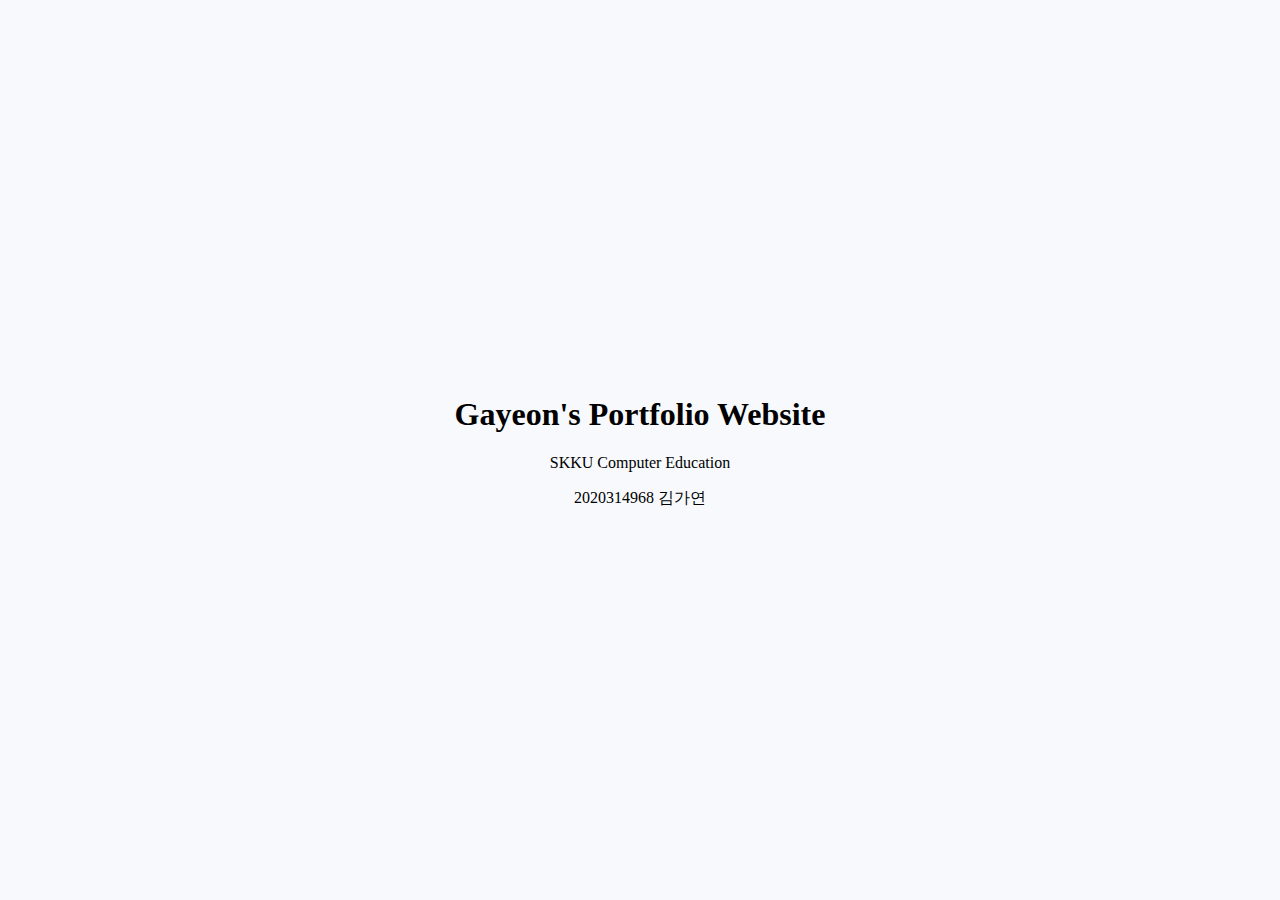
<file: html/index.html>
<!DOCTYPE html>
<html>
<head>
    <meta charset="utf-8">
    <meta name="viewport" content="width=device-width, initial-scale=1">
    <title>Home</title>
    <link href="../css/index.css" rel="stylesheet">
</head>
<body onclick="window.location.href='about.html';">
    <div class="content">
        <div class="text">
            <div class="introduction">
                <h1>Gayeon's Portfolio Website</h1>
            </div>
            <div class="personal-info">
                <p>SKKU Computer Education</p>
                <p>2020314968 김가연</p>
            </div>
        </div>
    </div>
</body>
</html>
</file>
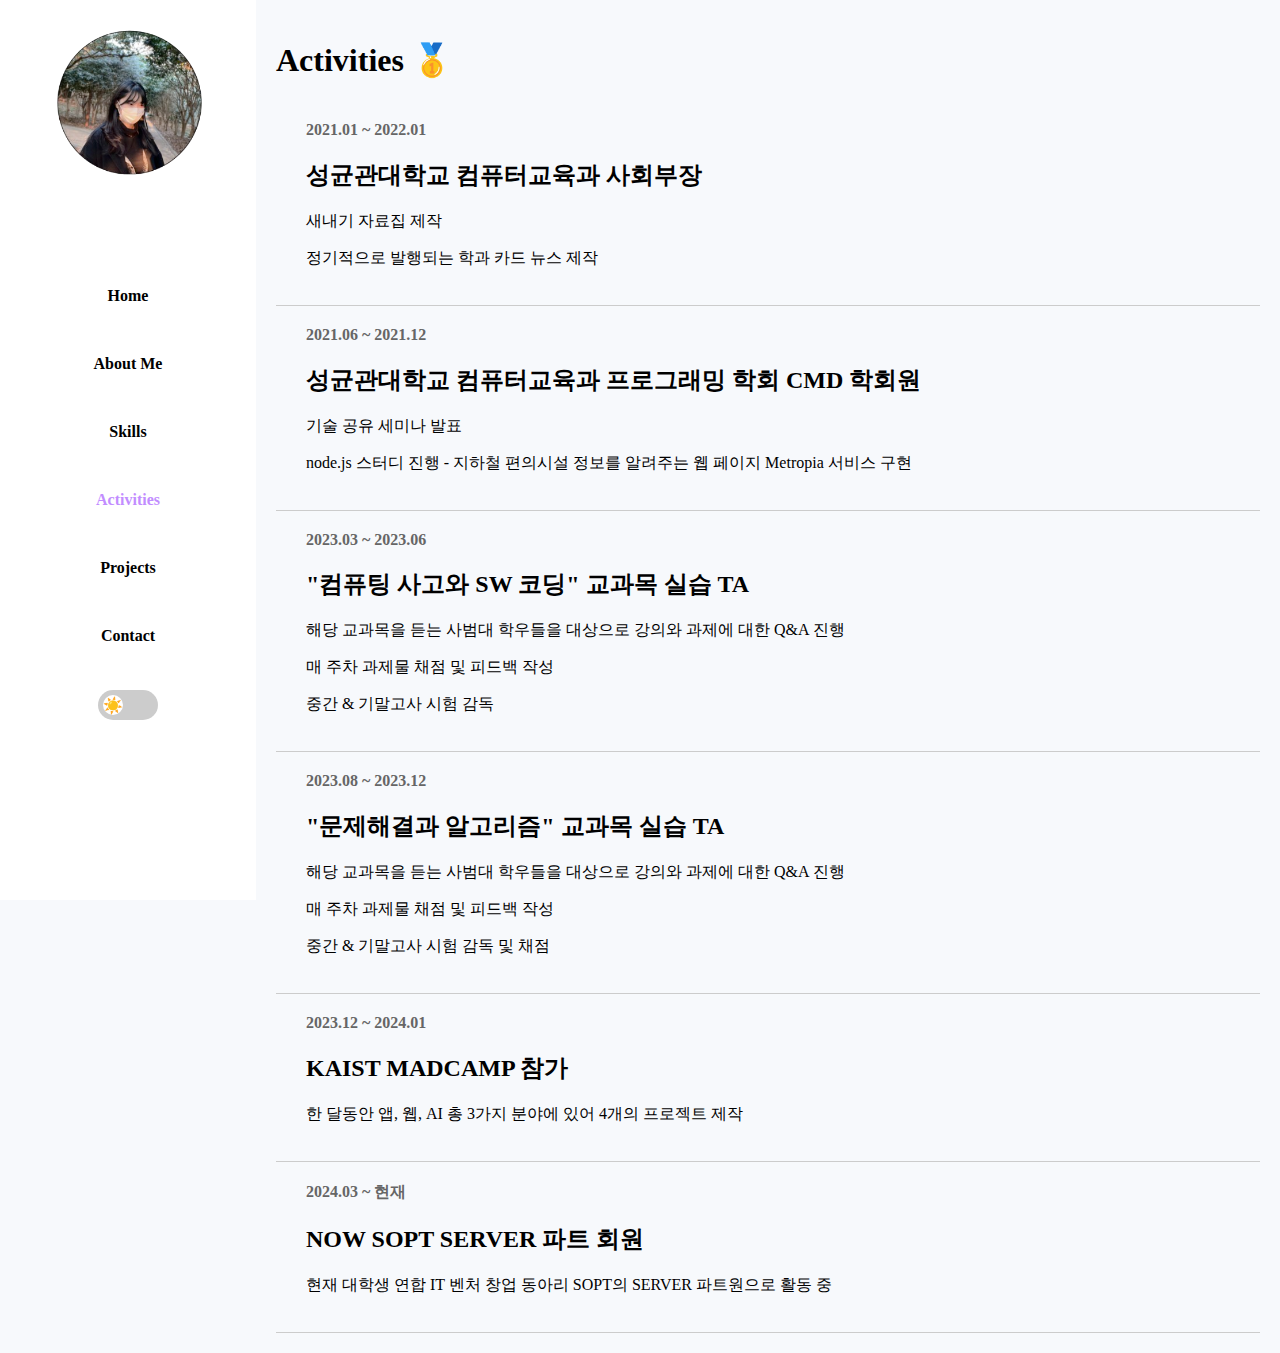
<file: html/activity.html>
<!DOCTYPE html>
<html>
<head>
    <meta charset="utf-8">
    <meta name="viewport" content="width=device-width, initial-scale=1">
    <title>Activity</title>
    <link href="../css/activity.css" rel="stylesheet">
    <link href="../css/toggle.css" rel="stylesheet">
</head>
<body onload="fadeInElements()">
    <div class="container fade-in">
        <div class="menu-bar">
            <nav class="menu">
                <div class="profile-pic">
                    <img src="../img/profile.png" alt="Gayeon Profile Picture">
                </div>
                <ul>
                    <li><a href="index.html">Home</a></li>
                    <li><a href="about.html">About Me</a></li>
                    <li><a href="skills.html">Skills</a></li>
                    <li><a href="activity.html" class="active">Activities</a></li>
                    <li><a href="projects.html">Projects</a></li>
                    <li><a href="contact.html">Contact</a></li>
                </ul>
                <div class="toggle-container">
                    <input type="checkbox" id="toggle-dark-mode">
                    <label for="toggle-dark-mode" class="toggle-label"></label>
                </div>
            </nav>
        </div>
        <div class="activity-content">
            <div class="page-one">
                <h1 class="heading">Activities 🥇</h1>
                <div class="resume-wrap">
                    <div class="icon">
                        <span class="flaticon-ideas"></span>
                    </div>
                    <div class="text pl-3">
                        <span class="date">2021.01 ~ 2022.01</span>
                        <h2>성균관대학교 컴퓨터교육과 사회부장</h2>
                        <p>새내기 자료집 제작</p>
                        <p>정기적으로 발행되는 학과 카드 뉴스 제작</p>
                    </div>
                </div>
                <div class="resume-wrap">
                    <div class="icon">
                        <span class="flaticon-ideas"></span>
                    </div>
                    <div class="text pl-3">
                        <span class="date">2021.06 ~ 2021.12</span>
                        <h2>성균관대학교 컴퓨터교육과 프로그래밍 학회 CMD 학회원</h2>
                        <p>기술 공유 세미나 발표</p>
                        <p>node.js 스터디 진행 - 지하철 편의시설 정보를 알려주는 웹 페이지 Metropia 서비스 구현</p>
                    </div>
                </div>
                <div class="resume-wrap">
                    <div class="icon">
                        <span class="flaticon-ideas"></span>
                    </div>
                    <div class="text pl-3">
                        <span class="date">2023.03 ~ 2023.06</span>
                        <h2>"컴퓨팅 사고와 SW 코딩" 교과목 실습 TA</h2>
                        <p>해당 교과목을 듣는 사범대 학우들을 대상으로 강의와 과제에 대한 Q&A 진행</p>
                        <p>매 주차 과제물 채점 및 피드백 작성</p>
                        <p>중간 & 기말고사 시험 감독</p>
                    </div>
                </div>
                <div class="resume-wrap">
                    <div class="icon">
                        <span class="flaticon-ideas"></span>
                    </div>
                    <div class="text pl-3">
                        <span class="date">2023.08 ~ 2023.12</span>
                        <h2>"문제해결과 알고리즘" 교과목 실습 TA</h2>
                        <p>해당 교과목을 듣는 사범대 학우들을 대상으로 강의와 과제에 대한 Q&A 진행</p>
                        <p>매 주차 과제물 채점 및 피드백 작성</p>
                        <p>중간 & 기말고사 시험 감독 및 채점</p>
                    </div>
                </div>
                <div class="resume-wrap">
                    <div class="icon">
                        <span class="flaticon-ideas"></span>
                    </div>
                    <div class="text pl-3">
                        <span class="date">2023.12 ~ 2024.01</span>
                        <h2>KAIST MADCAMP 참가</h2>
                        <p>한 달동안 앱, 웹, AI 총 3가지 분야에 있어 4개의 프로젝트 제작</p>
                    </div>
                </div>
                <div class="resume-wrap">
                    <div class="icon">
                        <span class="flaticon-ideas"></span>
                    </div>
                    <div class="text pl-3">
                        <span class="date">2024.03 ~ 현재</span>
                        <h2>NOW SOPT SERVER 파트 회원</h2>
                        <p>현재 대학생 연합 IT 벤처 창업 동아리 SOPT의 SERVER 파트원으로 활동 중</p>
                    </div>
                </div>
            </div>
        </div>
    </div>
    <script src="../javascript/toggle.js"></script>
    <script src="../javascript/animation.js"></script>
</body>
</html>
</file>
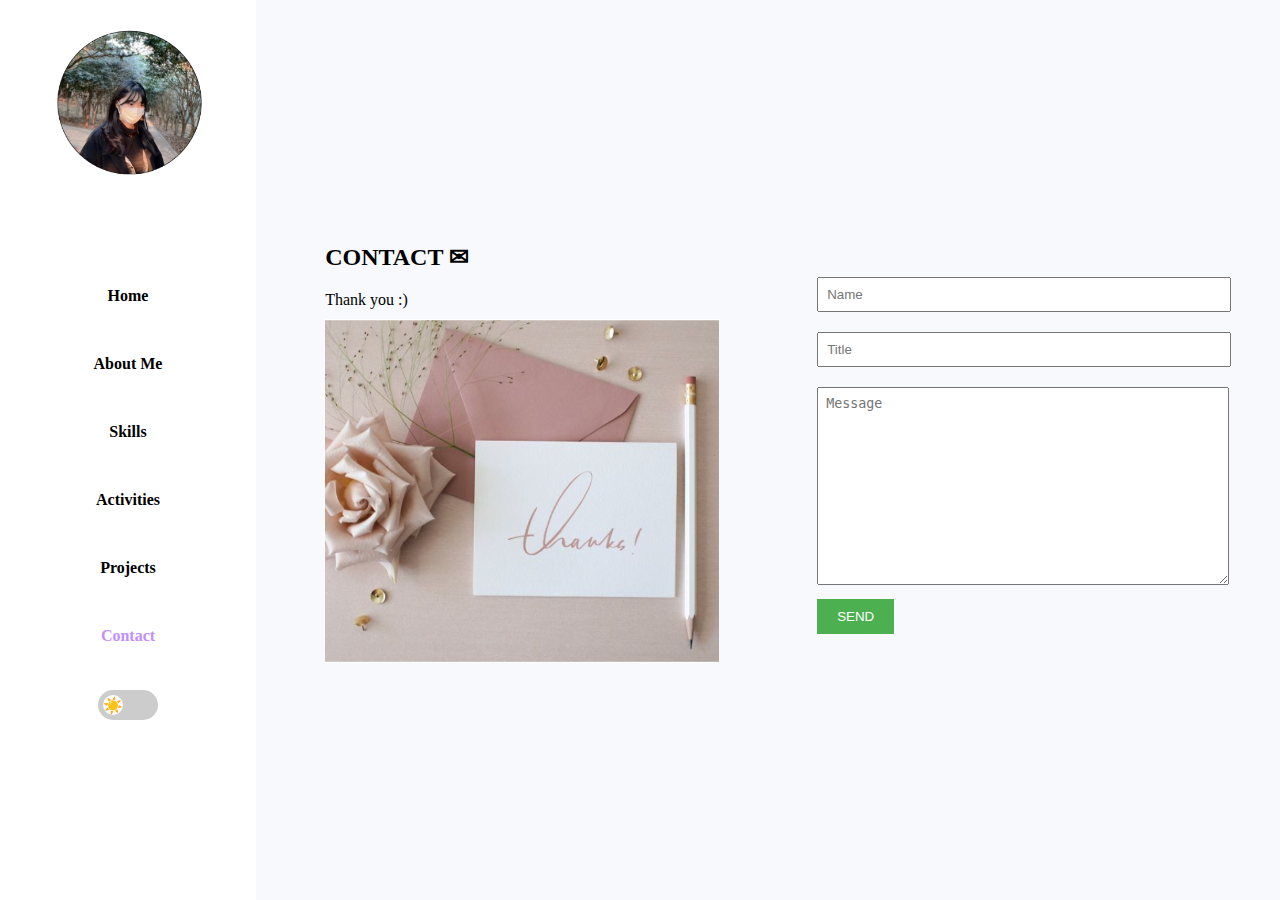
<file: html/contact.html>
<!DOCTYPE html>
<html>
<head>
    <meta charset="utf-8">
    <meta name="viewport" content="width=device-width, initial-scale=1">
    <title>Contact</title>
    <link href="../css/contact.css" rel="stylesheet">
    <link href="../css/toggle.css" rel="stylesheet">
</head>
<body onload="fadeInElements()">
    <div class="container fade-in">
        <div class="menu-bar">
            <nav class="menu">
                <div class="profile-pic">
                    <img src="../img/profile.png" alt="Gayeon Profile Picture">
                </div>
                <ul>
                    <li><a href="index.html">Home</a></li>
                    <li><a href="about.html">About Me</a></li>
                    <li><a href="skills.html">Skills</a></li>
                    <li><a href="activity.html">Activities</a></li>
                    <li><a href="projects.html">Projects</a></li>
                    <li><a href="contact.html" class="active">Contact</a></li>
                </ul>
                <div class="toggle-container">
                    <input type="checkbox" id="toggle-dark-mode">
                    <label for="toggle-dark-mode" class="toggle-label"></label>
                </div>
            </nav>
        </div>
        <div class="contact-content">
            <div class="contact-container-left">
                <h2>CONTACT ✉</h2>
                <p>Thank you :)</p>
                <div class="contact-logo">
                    <img src="../img/letter.png" alt="Contact Email">
                </div>
            </div>
            <div class="contact-container-right">
                <form action="MAILTO:libra001008@gmail.com" method="post" encType="text/plain">
                    <input type="text" name="name" placeholder="Name" autoComplete="off" />
                    <input type="text" name="title" placeholder="Title" autoComplete="off" />
                    <textarea name="message" placeholder="Message" cols="30" rows="12" autoComplete="off"></textarea>
                    <button type="submit">SEND</button>
                </form>
            </div>
        </div>
    </div>
    <script src="../javascript/toggle.js"></script>
    <script src="../javascript/animation.js"></script>
</body>
</html>
</file>
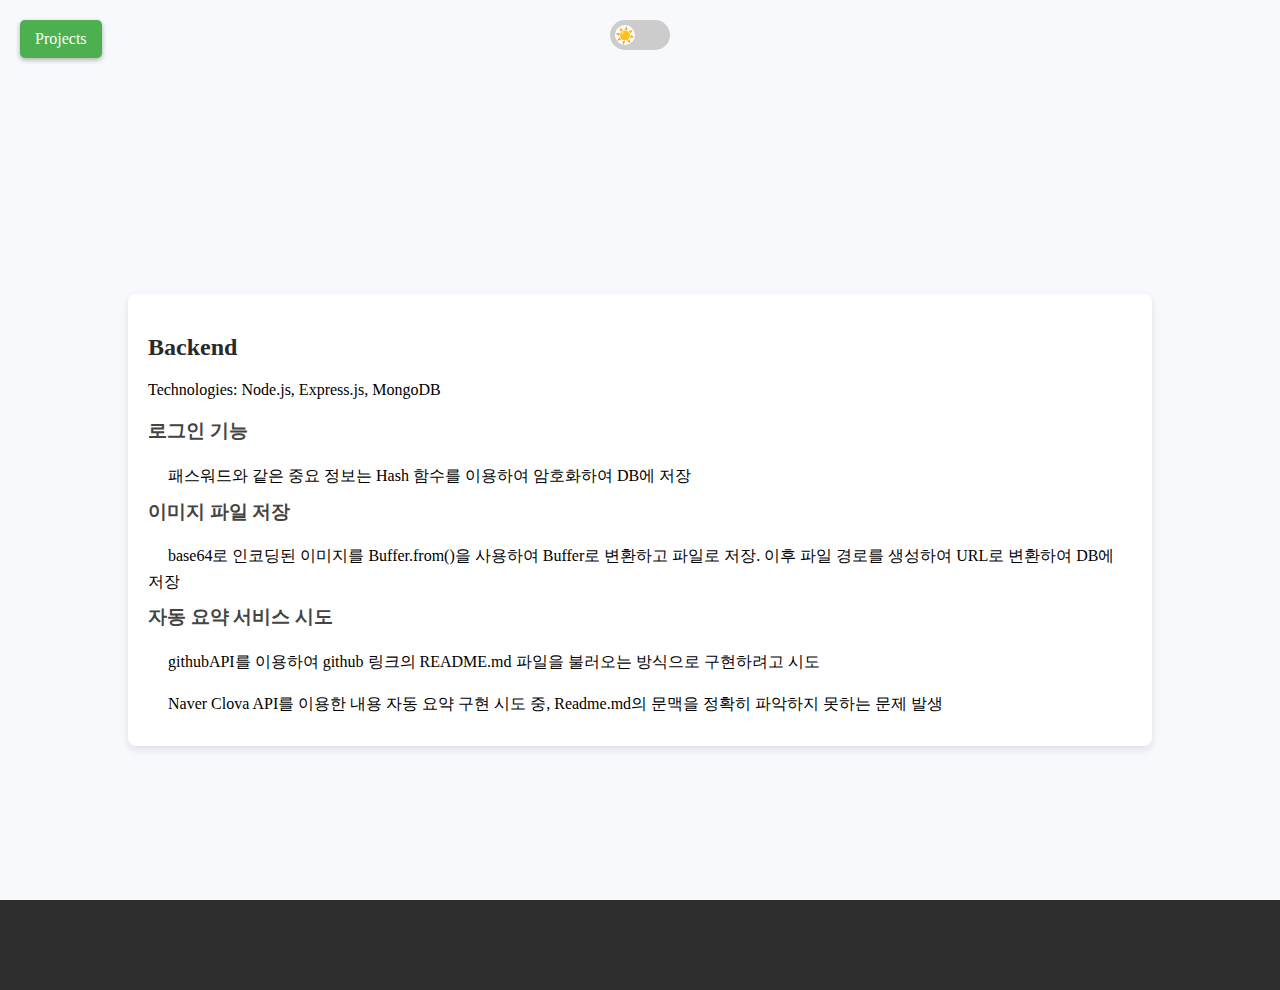
<file: html/project1.html>
<!DOCTYPE html>
<html lang="en">
<head>
    <meta charset="UTF-8">
    <meta name="viewport" content="width=device-width, initial-scale=1.0">
    <title>Backend Details</title>
    <link href="../css/project1.css" rel="stylesheet">
    <link href="../css/toggle.css" rel="stylesheet">
</head>
<body onload="fadeInElements()">
    <div class="home-button">
        <a href="projects.html">Projects</a> 
    </div>
    <div class="toggle-container">
        <input type="checkbox" id="toggle-dark-mode">
        <label for="toggle-dark-mode" class="toggle-label"></label>
    </div>
    <div class="container">
        <div class="description">
            <h2>Backend</h2>
            <p>Technologies: Node.js, Express.js, MongoDB</p>
            <div class="feature">
                <h3>로그인 기능</h3>
                <p>패스워드와 같은 중요 정보는 Hash 함수를 이용하여 암호화하여 DB에 저장</p>
            </div>
            <div class="feature">
                <h3>이미지 파일 저장</h3>
                <p>base64로 인코딩된 이미지를 Buffer.from()을 사용하여 Buffer로 변환하고 파일로 저장. 이후 파일 경로를 생성하여 URL로 변환하여 DB에 저장</p>
            </div>
            <div class="feature">
                <h3>자동 요약 서비스 시도</h3>
                <p>githubAPI를 이용하여 github 링크의 README.md 파일을 불러오는 방식으로 구현하려고 시도</p>
                <p>Naver Clova API를 이용한 내용 자동 요약 구현 시도 중, Readme.md의 문맥을 정확히 파악하지 못하는 문제 발생</p>
            </div>
        </div>
    </div>
    <script src = "../javascript/toggle.js"></script>
    <script src="../javascript/animation.js"></script>
</body>
</html>
</file>
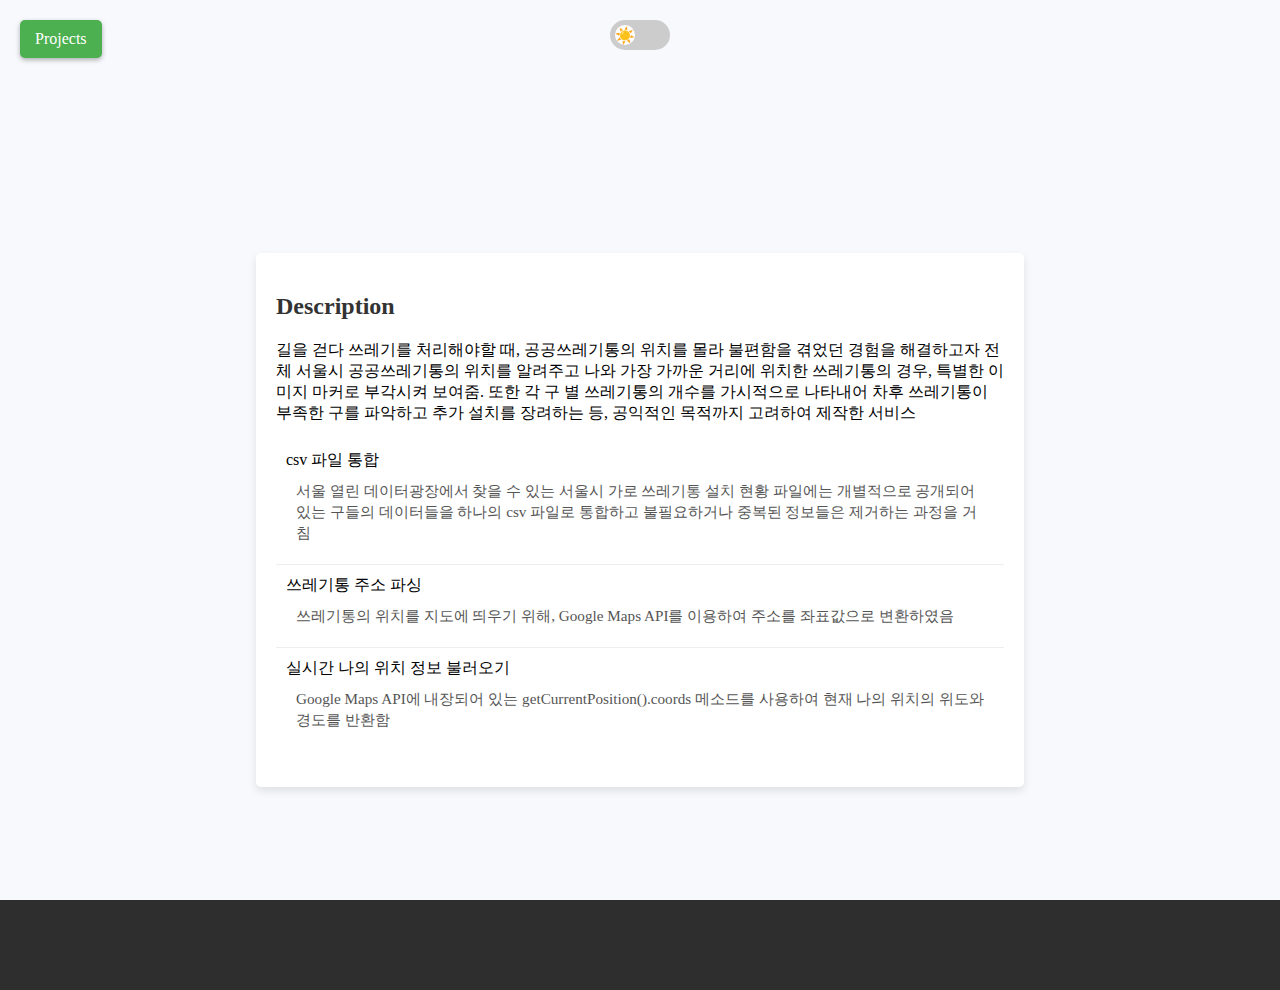
<file: html/project2.html>
<!DOCTYPE html>
<html>
<head>
    <meta charset="utf-8">
    <meta name="viewport" content="width=device-width, initial-scale=1.0">
    <title>Project2_details</title>
    <link href="../css/project2.css" rel="stylesheet">
    <link href="../css/toggle.css" rel="stylesheet">
</head>
<body onload="fadeInElements()">
  <div class="home-button">
    <a href="projects.html">Projects</a> 
  </div>
  <div class="toggle-container">
    <input type="checkbox" id="toggle-dark-mode">
    <label for="toggle-dark-mode" class="toggle-label"></label>
  </div>
    <div class="container">
        <div class="description">
            <h2>Description</h2>
            <ul>
                <p>길을 걷다 쓰레기를 처리해야할 때, 공공쓰레기통의 위치를 몰라 불편함을 겪었던 경험을 해결하고자 전체 서울시 공공쓰레기통의 위치를 알려주고 나와 가장 가까운 거리에 위치한 쓰레기통의 경우, 특별한 이미지 마커로 부각시켜 보여줌. 또한 각 구 별 쓰레기통의 개수를 가시적으로 나타내어 차후 쓰레기통이 부족한 구를 파악하고 추가 설치를 장려하는 등, 공익적인 목적까지 고려하여 제작한 서비스 </p>
                <ul>
                  <li>csv 파일 통합
                    <ul>
                      <li>서울 열린 데이터광장에서 찾을 수 있는 서울시 가로 쓰레기통 설치 현황 파일에는 개별적으로 공개되어 있는 구들의 데이터들을 하나의 csv 파일로 통합하고 불필요하거나 중복된 정보들은 제거하는 과정을 거침</li>
                    </ul>
                  </li>
                  <li>쓰레기통 주소 파싱
                    <ul>
                      <li>쓰레기통의 위치를 지도에 띄우기 위해, Google Maps API를 이용하여 주소를 좌표값으로 변환하였음
                      </li>
                    </ul>
                  </li>
                  <li>실시간 나의 위치 정보 불러오기
                    <ul>
                      <li>Google Maps API에 내장되어 있는 getCurrentPosition().coords 메소드를 사용하여 현재 나의 위치의 위도와 경도를 반환함</li>
                    </ul>
                  </li>
                </ul>
            </ul>
        </div>
    </div>
    <script src = "../javascript/toggle.js"></script>
    <script src="../javascript/animation.js"></script>
</body>
</file>
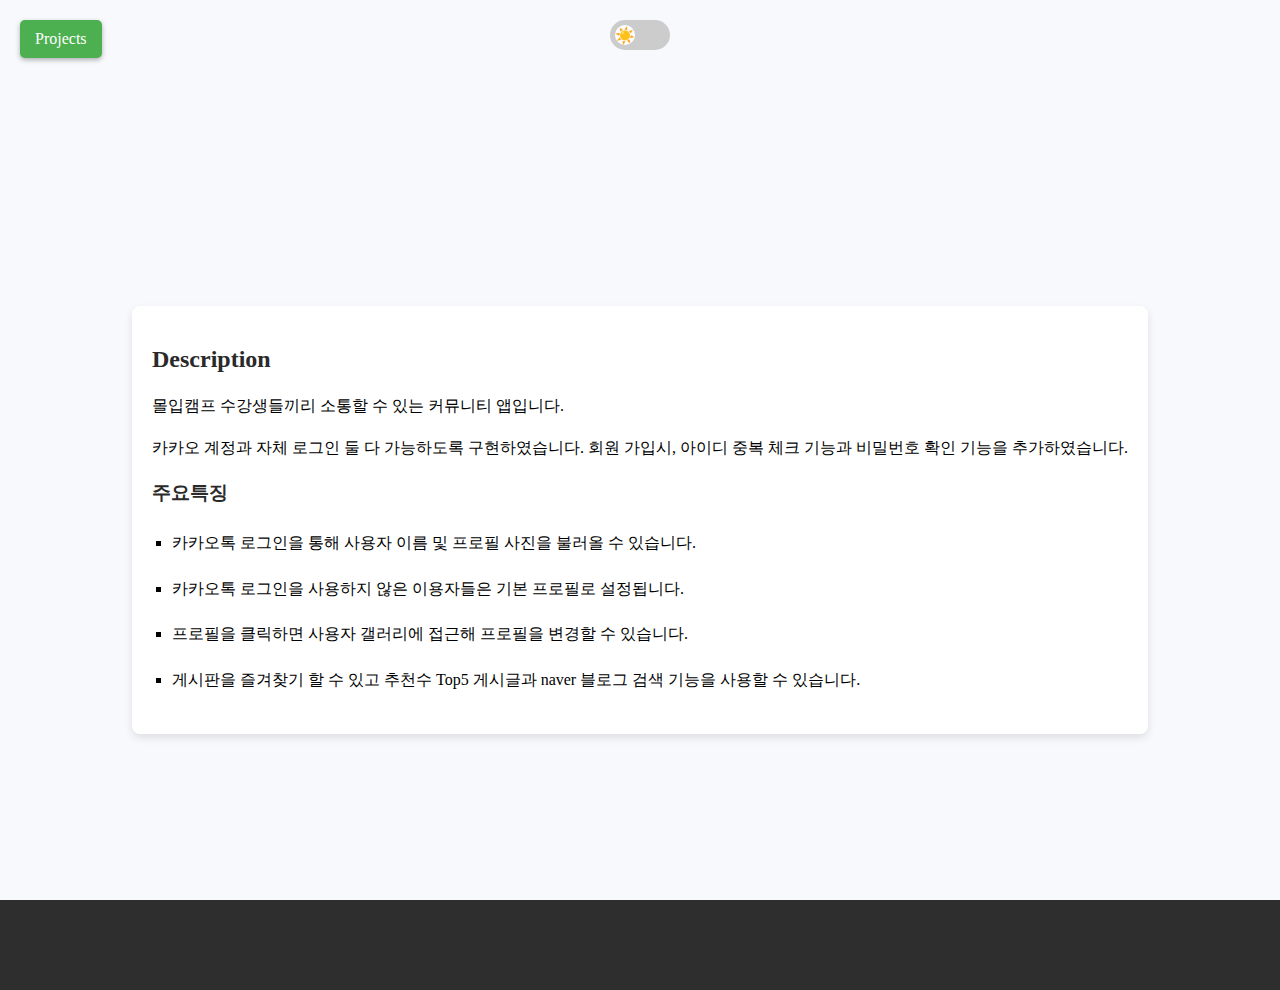
<file: html/project4.html>
<!DOCTYPE html>
<html lang="en">
<head>
    <meta charset="UTF-8">
    <meta name="viewport" content="width=device-width, initial-scale=1.0">
    <title>Project4 Details</title>
    <link href="../css/project4.css" rel="stylesheet">
    <link href="../css/toggle.css" rel="stylesheet">
</head>
<body onload="fadeInElements()">
    <div class="home-button">
        <a href="projects.html">Projects</a> 
    </div>
    <div class="toggle-container">
        <input type="checkbox" id="toggle-dark-mode">
        <label for="toggle-dark-mode" class="toggle-label"></label>
    </div>
    <div class="container">
        <div class="description">
            <h2>Description</h2>
            <p>몰입캠프 수강생들끼리 소통할 수 있는 커뮤니티 앱입니다.</p>
            <p>카카오 계정과 자체 로그인 둘 다 가능하도록 구현하였습니다. 회원 가입시, 아이디 중복 체크 기능과 비밀번호 확인 기능을 추가하였습니다.</p>
            <div class="features">
                <h3>주요특징</h3>
                <ul>
                    <li>카카오톡 로그인을 통해 사용자 이름 및 프로필 사진을 불러올 수 있습니다.</li>
                    <li>카카오톡 로그인을 사용하지 않은 이용자들은 기본 프로필로 설정됩니다.</li>
                    <li>프로필을 클릭하면 사용자 갤러리에 접근해 프로필을 변경할 수 있습니다.</li>
                    <li>게시판을 즐겨찾기 할 수 있고 추천수 Top5 게시글과 naver 블로그 검색 기능을 사용할 수 있습니다.</li>
                </ul>
            </div>
        </div>
    </div>
    <script src = "../javascript/toggle.js"></script>
    <script src="../javascript/animation.js"></script>
</body>
</html>
</file>
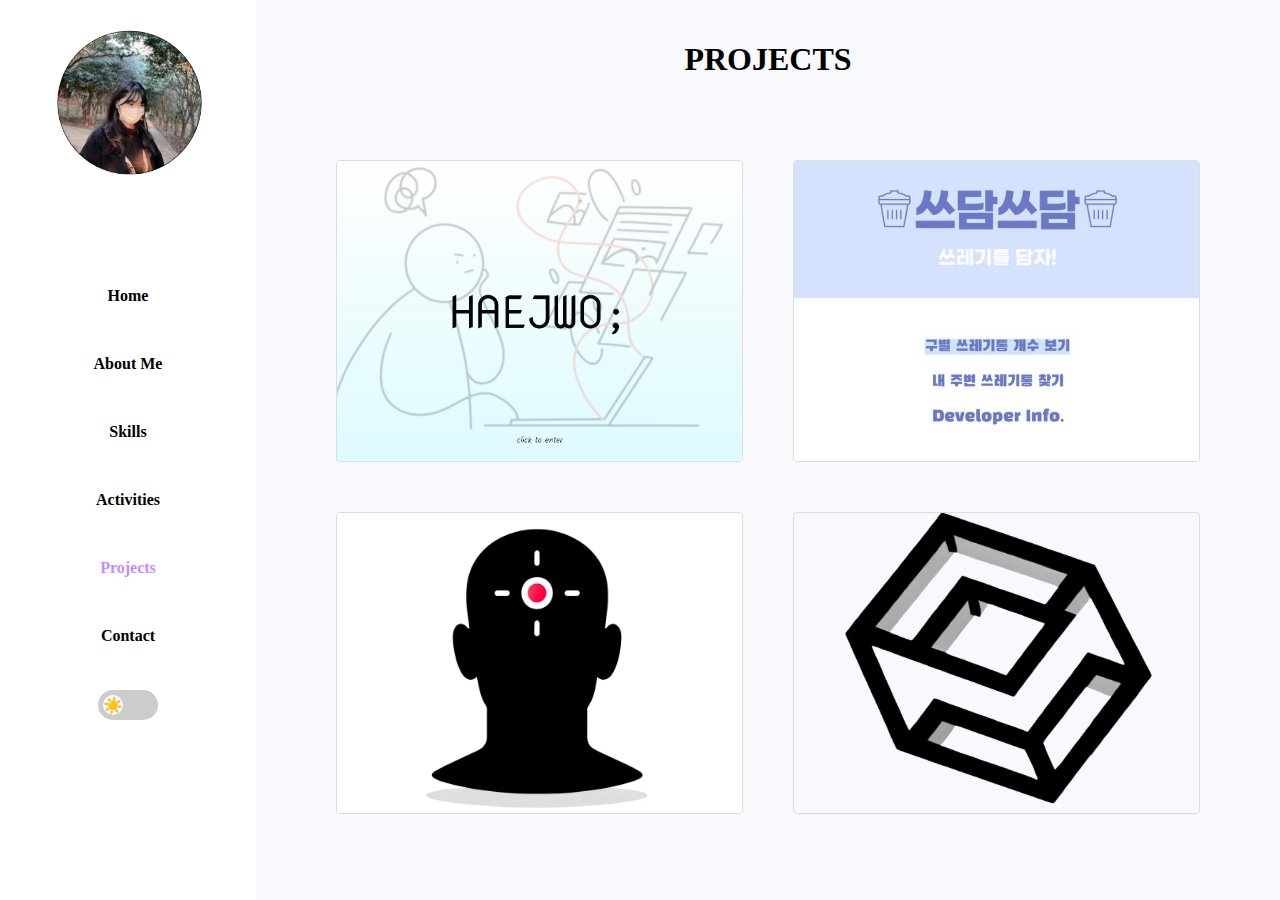
<file: html/projects.html>
<!DOCTYPE html>
<html>
<head>
    <meta charset="utf-8">
    <meta name="viewport" content="width=device-width, initial-scale=1">
    <title>Projects</title>
    <link href="../css/projects.css" rel="stylesheet">
    <link href="../css/toggle.css" rel="stylesheet">
</head>
<body onload="fadeInElements()">
    <div class="container fade-in">
        <div class="menu-bar">
            <nav class="menu">
                <div class="profile-pic">
                    <img src="../img/profile.png" alt="Gayeon Profile Picture">
                </div>
                <ul>
                    <li><a href="index.html">Home</a></li>
                    <li><a href="about.html">About Me</a></li>
                    <li><a href="skills.html">Skills</a></li>
                    <li><a href="activity.html">Activities</a></li>
                    <li><a href="projects.html" class="active">Projects</a></li>
                    <li><a href="contact.html">Contact</a></li>
                </ul>
                <div class="toggle-container">
                    <input type="checkbox" id="toggle-dark-mode">
                    <label for="toggle-dark-mode" class="toggle-label"></label>
                </div>
            </nav>
        </div>
        <div class="project-content">
            <h1>PROJECTS</h1>
            <div class="grid-container">
                <div class="grid-item">
                    <a href="project1.html">
                        <img src="../img/project1.png" alt="Project 1">
                    </a>
                </div>
                <div class="grid-item">
                    <a href="project2.html">
                        <img src="../img/project2.png" alt="Project 2">
                    </a>
                </div>
                <div class="grid-item">
                    <a href="project3.html">
                        <img src="../img/project3.png" alt="Project 3">
                    </a>
                </div>
                <div class="grid-item">
                    <a href="project4.html">
                        <img src="../img/project4.png" alt="Project 4">
                    </a>
                </div>
            </div>
        </div>
    </div>
    <script src="../javascript/toggle.js"></script>
    <script src="../javascript/projects.js"></script>
    <script src="../javascript/animation.js"></script>
</body>
</html>
</file>
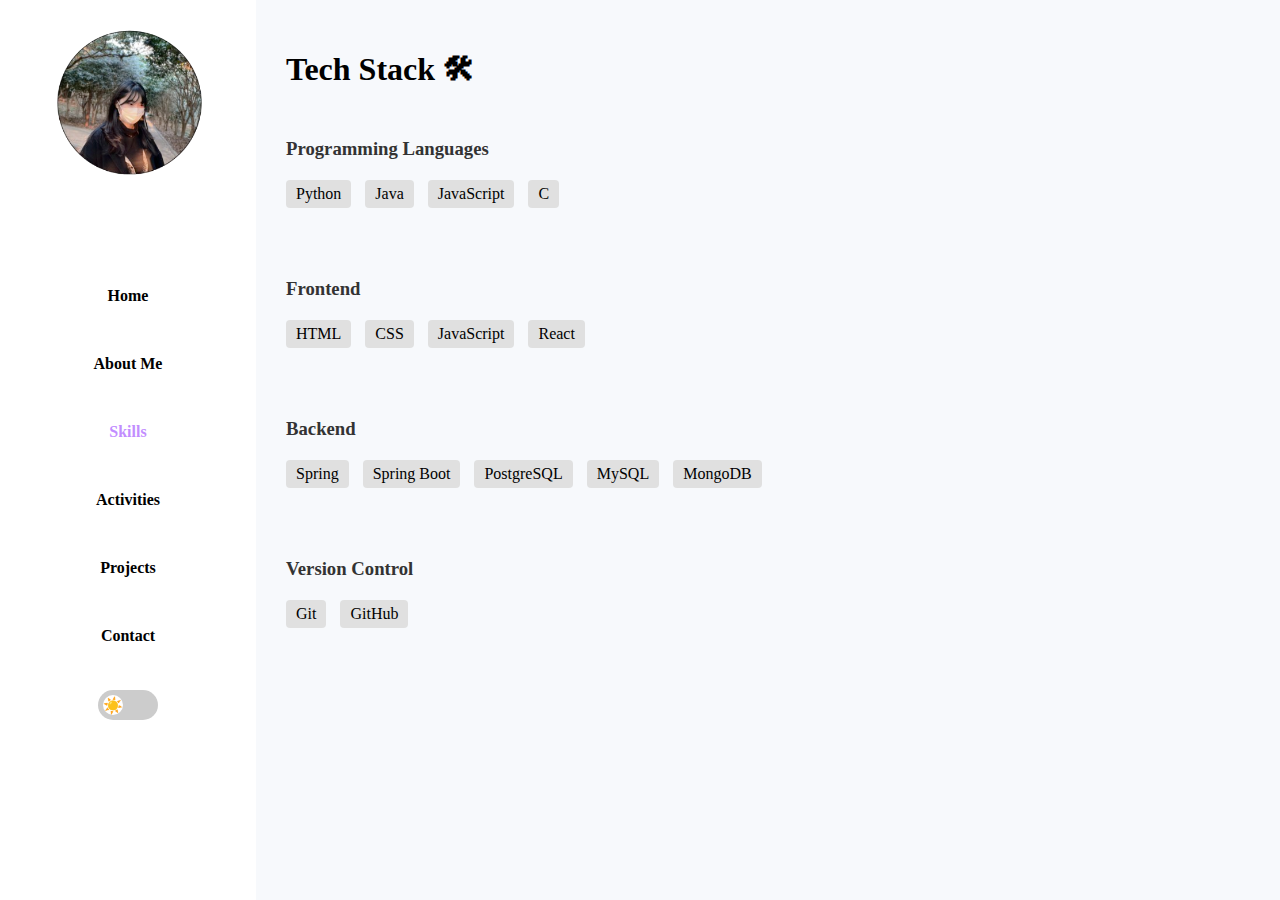
<file: html/skills.html>
<!DOCTYPE html>
<html>
<head>
    <meta charset="utf-8">
    <meta name="viewport" content="width=device-width, initial-scale=1">
    <title>Skills</title>
    <link href="../css/skills.css" rel="stylesheet">
    <link href="../css/toggle.css" rel="stylesheet">
</head>
<body onload="fadeInElements()">
    <div class="container fade-in">
        <div class="menu-bar">
            <nav class="menu">
                <div class="profile-pic">
                    <img src="../img/profile.png" alt="Gayeon Profile Picture">
                </div>
                <ul>
                    <li><a href="index.html">Home</a></li>
                    <li><a href="about.html">About Me</a></li>
                    <li><a href="skills.html" class="active">Skills</a></li>
                    <li><a href="activity.html">Activities</a></li>
                    <li><a href="projects.html">Projects</a></li>
                    <li><a href="contact.html">Contact</a></li>
                </ul>
                <div class="toggle-container">
                    <input type="checkbox" id="toggle-dark-mode">
                    <label for="toggle-dark-mode" class="toggle-label"></label>
                </div>
            </nav>
        </div>
        <div class="skills-content">
            <h1>Tech Stack 🛠</h1>
            <div class="tech-stack">
                <div class="category">
                    <h3>Programming Languages</h3>
                    <div class="items">
                        <span>Python</span>
                        <span>Java</span>
                        <span>JavaScript</span>
                        <span>C</span>
                    </div>
                </div>
                <div class="category">
                    <h3>Frontend</h3>
                    <div class="items">
                        <span>HTML</span>
                        <span>CSS</span>
                        <span>JavaScript</span>
                        <span>React</span>
                    </div>
                </div>
                <div class="category">
                    <h3>Backend</h3>
                    <div class="items">
                        <span>Spring</span>
                        <span>Spring Boot</span>
                        <span>PostgreSQL</span>
                        <span>MySQL</span>
                        <span>MongoDB</span>
                    </div>
                </div>
                <div class="category">
                    <h3>Version Control</h3>
                    <div class="items">
                        <span>Git</span>
                        <span>GitHub</span>
                    </div>
                </div>
            </div>
        </div>
    </div>
    <script src="../javascript/toggle.js"></script>
    <script src="../javascript/animation.js"></script>
</body>
</html>
</file>
<file: css/index.css>
body, html {
    margin: 0;
    padding: 0;
    width: 100%;
    height: 100%;
    background-color: #f7f9fc;
}

.container, .content {
    display: flex;
    width: 100%; 
    min-height: 100%;
    align-items: center; 
    justify-content: center; 
    flex-direction: column; 
    text-align: center;
}

@keyframes fadeIn {
    from {
        opacity: 0;
    }
    to {
        opacity: 1;
    }
}

.text {
    animation: fadeIn 2s ease-in-out;
}

@media screen and (max-width: 768px) {
    .content {
        padding: 10px;
        height: 80vh;           
    }
}

.dark-mode body, html {
    background-color: #2e2e2e;
}
</file>
<file: css/activity.css>
body, html {
    margin: 0;
    padding: 0;
    width: 100%;
    height: 100%;
    background-color: #f7f9fc;
}

.container {
    display: flex;
    height: 100%;
}

.menu-bar {
    width: 20%;
    position: fixed;
    left: 0;
    top: 0;
    bottom: 0;
    background-color: #fff;
}

.menu {
    width: 100%;
}

.menu ul {
    list-style: none;
    align-items: center;
    display: flex;
    flex-direction: column;
    padding: 0;
}

.menu li {
    padding: 10px 0;
    margin: 15px 0;
}

.menu a {
    text-decoration: none;
    color: #000; 
    font-weight: bold;
}

.menu a:hover {
    color: rgb(206, 182, 233); 
    background-color: transparent; 
}

.menu a.active {
    color: rgb(194, 141, 255); 
    background-color: transparent; 
}

.profile-pic {
    width: 100%;
    display: flex;
    align-items: flex-start;
    justify-content: center;
    padding: 20px 0;
    margin-bottom: 50px;
}

.profile-pic img {
    max-width: 70%;
    height: auto;
}

.activity-content {
    margin-left: 20%;
    width: 80%;
    padding: 20px;
    height: max-content;
}

.resume-wrap {
    border-bottom: 1px solid #ccc;
    padding: 20px;
}

.icon {
    font-size: 20px;
}

.text {
    margin-left: 10px;
}

.date {
    font-weight: bold;
    color: #666;
}

.fade-in {
    opacity: 0;
    transition: opacity 1s ease-in-out;
}

@media (max-width: 768px) {
    .container {
        flex-direction: column;
        width: 100%;
    }

    .menu-bar {
        width: 100%;
        position: relative;
    }

    .menu ul {
        flex-direction: row;
        justify-content: space-around;
    }

    .menu li {
        padding: 5px 10px;
    }

    .activity-content {
        margin-left: 0;
        width: 100%;
        padding: 10px;
    }

    .resume-wrap {
        flex-direction: column;
    }

    .profile-pic {
        display: none; 
    }

    .toggle-container {
        display: none !important;
    }
}

.dark-mode .heading {
    color: #ffcc00;
}

.dark-mode .activity-content {
    background-color: #2e2e2e;
}

.dark-mode .menu-bar {
    background-color: rgb(38, 38, 38);
}
</file>
<file: css/toggle.css>
html, body {
    height: 100%; 
    margin: 0;
    padding: 0;
    width: 100%;
}

.dark-mode{
    background-color: #2e2e2e;
    color: #f1f1f1;
}

.dark-mode .menu a {
    color: #f1f1f1;
}

.dark-mode .menu a.active {
    color: #ffcc00;
}

.dark-mode .menu a:hover {
    color: #ffcc00;
}

.dark-mode .menu-bar {
    background-color: rgb(38, 38, 38);
}

.toggle-container {
    margin-top: 20px;
    display: flex;
    justify-content: center;
    align-items: center;
}

.toggle-container input[type="checkbox"] {
    display: none;
}

.toggle-label {
    position: relative;
    display: inline-block;
    width: 60px;
    height: 30px;
    background-color: #ccc;
    border-radius: 30px;
    cursor: pointer;
    transition: background-color 0.3s ease;
}

.toggle-label::before {
    content: '';
    position: absolute;
    top: 50%;
    left: 5px;
    transform: translateY(-50%);
    width: 20px;
    height: 20px;
    background-color: #fff;
    border-radius: 50%;
    transition: transform 0.3s ease;
}

.toggle-label::after {
    content: '☀️';
    position: absolute;
    top: 50%;
    left: 5px;
    transform: translateY(-50%);
    font-size: 16px;
    color: #f39c12;
    transition: opacity 0.3s ease;
}

input[type="checkbox"]:checked + .toggle-label {
    background-color: #4A4A4A;
}

input[type="checkbox"]:checked + .toggle-label::before {
    transform: translate(30px, -50%);
}

input[type="checkbox"]:checked + .toggle-label::after {
    content: '🌙';
    left: auto;
    right: 5px;
    color: #f1c40f;
}

@media screen and (max-width: 768px) {
    .container {
        flex-direction: column;
        width: 100%;
    }

    .menu-bar {
        width: 100%;
        position: relative;
        background-color: #fff; 
    }

    .menu ul {
        flex-direction: row;
        justify-content: space-around;
    }

    .menu li {
        padding: 5px 10px;
    }

    .about-content {
        margin-left: 0;
        width: 100%;
        padding: 10px;
    }

    .info-cards {
        flex-direction: column;
        align-items: center;
    }

    .profile-pic {
        display: none; 
    }

    .toggle-container {
        width: 100%;
        justify-content: center;
    }

    .dark-mode .menu-bar {
        background-color: #1e1e1e;
    }
}
</file>
<file: css/contact.css>
body, html {
    margin: 0;
    padding: 0;
    width: 100%;
    height: 100%;
    background-color: #f7f9fc;
}

.container {
    display: flex;
    height: 100%;
}

.menu-bar {
    width: 20%;
    position: fixed;
    left: 0;
    top: 0;
    bottom: 0;
    background-color: #fff;
}

.menu {
    width: 100%;
}

.menu ul {
    list-style: none;
    align-items: center;
    display: flex;
    flex-direction: column;
    padding: 0;
}

.menu li {
    padding: 10px 0;
    margin: 15px 0;
}

.menu a {
    text-decoration: none; 
    color: #000; 
    font-weight: bold; 
}

.menu a:hover {
    color: rgb(206, 182, 233); 
    background-color: transparent; 
}

.menu a.active {
    color: rgb(194, 141, 255); 
    background-color: transparent; 
}

.profile-pic {
    width: 100%;
    display: flex;
    align-items: flex-start;
    justify-content: center;
    padding: 20px 0;
    margin-bottom: 50px;
}

.profile-pic img {
    max-width: 70%; 
    height: auto;
}

.contact-content {
    margin-left: 20%;
    width: 80%;
    padding: 20px;
    display: flex;
    justify-content: center; 
    align-items: center; 
    background-color: #f7f9fc;
}

.contact-container-left, .contact-container-right {
    width: 50%; 
    margin: 0 5%; 
    display: flex;
    flex-direction: column;
    justify-content: center;
}

.contact-container-left h2, .contact-container-left p {
    margin: 10px 0;
}

.contact-logo img {
    width: 100%;
    max-width: 450px; 
    margin: 0 auto; 
}

input[type="text"], textarea {
    width: 100%;
    padding: 8px;
    margin: 10px 0;
}

button {
    padding: 10px 20px;
    background-color: #4CAF50;
    color: white;
    border: none;
    cursor: pointer;
}

button:hover {
    background-color: #45a049;
}

.fade-in {
    opacity: 0;
    transition: opacity 1s ease-in-out;
}


@media screen and (max-width: 768px) {
    .container {
        flex-direction: column;
        width: 100%;
    }

    .menu-bar {
        width: 100%;
        position: relative;
    }

    .menu ul {
        flex-direction: row;
        justify-content: space-around;
    }

    .menu li {
        padding: 5px 10px;
    }

    .contact-content {
        margin-left: 0;
        width: 100%;
        padding: 10px;
        flex-direction: column; 
    }

    .contact-container-left, .contact-container-right {
        width: 100%;
    }

    .profile-pic {
        display: none; 
    }

    .toggle-container {
        display: none !important;
    }
}

.dark-mode .contact-content {
    background-color: #2e2e2e;
}

.dark-mode .body, html{
    background-color: #2e2e2e;
}

.dark-mode .menu-bar {
    background-color: rgb(38, 38, 38);
}
</file>
<file: css/project1.css>
body, html {
    margin: 0;
    padding: 0;
    background-color: #f7f9fc;
    overflow: hidden;
}

.container {
    width: 80%;
    height: 100%;
    margin: auto;
    padding: 20px;
    display: flex; 
    justify-content: center;  
    align-items: center; 
}

.home-button {
    position: absolute; 
    top: 20px;
    left: 20px; 
    z-index: 1000; 
}

.home-button a {
    display: inline-block;
    padding: 10px 15px;
    background-color: #4CAF50; 
    color: white; 
    text-decoration: none; 
    border-radius: 5px; 
    box-shadow: 0 2px 5px rgba(0,0,0,0.3); 
}

.description {
    background-color: #ffffff;
    padding: 20px;
    border-radius: 8px;
    box-shadow: 0 4px 8px rgba(0,0,0,0.1);
}

.description h2 {
    color: #2a2a2a;
    margin-bottom: 16px;
}

.description p {
    line-height: 1.6;
}

.feature h3 {
    color: #444;
    margin-top: 10px;
}

.feature p {
    margin-bottom: 10px;
    text-indent: 20px;
}

.dark-mode .body, html{
    background-color: #2e2e2e;
}

.dark-mode, .dark-mode .description {
    background-color: #1c1c1c;
    color: #c2c2c2;
}

.dark-mode h2, .dark-mode h3 {
    color: #ffffff;
}
</file>
<file: css/project2.css>
body, html {
    margin: 0;
    padding: 0;
    background-color: #f7f9fc;
    overflow: hidden;
}

.container {
    width: 60%;
    height: 100%;
    margin: auto;
    padding: 20px;
    display: flex; 
    justify-content: center;  
    align-items: center; 
}

.home-button {
    position: absolute; 
    top: 20px;
    left: 20px; 
    z-index: 1000; 
}

.home-button a {
    display: inline-block;
    padding: 10px 15px;
    background-color: #4CAF50; 
    color: white; 
    text-decoration: none; 
    border-radius: 5px; 
    box-shadow: 0 2px 5px rgba(0,0,0,0.3); 
}

.description {
    background-color: #ffffff;
    padding: 20px;
    box-shadow: 0 4px 8px rgba(0,0,0,0.1);
    border-radius: 5px;
}

.dark-mode .body, html{
    background-color: #2e2e2e;
}

.description h2 {
    color: #333;
}

.description p {
    margin-top: 0;
}

.description ul {
    list-style-type: none;
    padding: 0;
}

.description li {
    padding: 10px;
    border-bottom: 1px solid #eee;
}

.description li:last-child {
    border-bottom: none;
}

.description li ul li {
    font-size: 0.95em;
    color: #555;
}

.dark-mode, .dark-mode .description {
    background-color: #1c1c1c;
    color: #c2c2c2;
}

.dark-mode h2 {
    color: #ffffff;
}

body.dark-mode .container .description ul li {
    color: rgba(229, 229, 229, 0.9);
}
</file>
<file: css/project4.css>
body, html {
    margin: 0;
    padding: 0;
    background-color: #f7f9fc;
    overflow: hidden;
}

.container {
    width: 80%;
    height: 100%;
    margin: auto;
    padding: 20px;
    display: flex; 
    justify-content: center;  
    align-items: center; 
}

.home-button {
    position: absolute; 
    top: 20px;
    left: 20px; 
    z-index: 1000; 
}

.home-button a {
    display: inline-block;
    padding: 10px 15px;
    background-color: #4CAF50; 
    color: white; 
    text-decoration: none; 
    border-radius: 5px; 
    box-shadow: 0 2px 5px rgba(0,0,0,0.3); 
}


.description {
    background-color: #ffffff;
    padding: 20px;
    border-radius: 8px;
    box-shadow: 0 4px 8px rgba(0,0,0,0.1);
}

.description h2, .description h3 {
    color: #2a2a2a;
}

.description p, .description li {
    line-height: 1.6;
    margin-bottom: 10px;
}

.features {
    margin-top: 20px;
}

.features ul {
    list-style-type: square;
    padding-left: 20px;
}

.features li {
    padding: 5px 0;
}

.dark-mode .body, html{
    background-color: #2e2e2e;
}

.dark-mode, .dark-mode .description {
    background-color: #1c1c1c;
    color: #c2c2c2;
}

.dark-mode h2, .dark-mode h3 {
    color: #ffffff;
}
</file>
<file: css/projects.css>
body, html {
    margin: 0;
    padding: 0;
    width: 100%;
    height: 100%;
    background-color: #f7f9fc;
}

.container {
    display: flex;
    min-height: 100%;
}

.menu-bar {
    width: 20%;
    position: fixed;
    left: 0;
    top: 0;
    bottom: 0;
    background-color: #fff;
}

.menu {
    width: 100%;
}

.menu ul {
    list-style: none;
    align-items: center;
    display: flex;
    flex-direction: column;
    padding: 0;
}

.menu li {
    padding: 10px 0;
    margin: 15px 0;
}

.menu a {
    text-decoration: none;
    color: #000; 
    font-weight: bold;
}

.menu a:hover {
    color: rgb(206, 182, 233); 
    background-color: transparent; 
}

.menu a.active {
    color: rgb(194, 141, 255); 
    background-color: transparent; 
}

.profile-pic {
    width: 100%;
    display: flex;
    align-items: flex-start;
    justify-content: center;
    padding: 20px 0;
    margin-bottom: 50px;
}


.profile-pic img {
    max-width: 70%;
    height: auto;
}

.project-content {
    margin-left: 20%;
    width: 80%;
    padding: 20px;
    background-color: #f7f9fc;
    display: flex;
    flex-direction: column;
}

.project-content h1 {
    text-align: center;
}

.grid-container {
    display: grid;
    grid-template-columns: repeat(2, 1fr);
    gap: 50px;
    padding: 60px;
}

.grid-item {
    background-color: #f7f9fc;
    border: 1px solid #ddd;
    border-radius: 4px;
    overflow: hidden; 
    height: 300px;
    transition: transform 0.3s ease;
}

.grid-item:hover {
    transform: scale(1.1); 
    z-index: 10; 
}

.grid-item img {
    width: 100%; 
    height: 100%;
    object-fit: cover; 
    display: block;
}

.fade-in {
    opacity: 0;
    transition: opacity 1s ease-in-out;
}


@media screen and (max-width: 768px) {
    .container {
        flex-direction: column;
    }

    .menu-bar {
        width: 100%;
        position: relative;
        background-color: #fff;
    }

    .menu ul {
        flex-direction: row;
        justify-content: space-around;
    }

    .menu li {
        padding: 5px 10px;
    }

    .project-content {
        margin-left: 0;
        width: 100%;
        padding: 10px;
    }

    .grid-container {
        grid-template-columns: repeat(auto-fit, minmax(250px, 1fr));
        gap: 50px;
    }

    .profile-pic {
        display: none;
    }

    .toggle-container {
        display: none !important;
    }
}

.dark-mode .project-content {
    background-color: #2e2e2e;
}

.dark-mode .body, html{
    background-color: #2e2e2e;
}

.dark-mode .menu-bar {
    background-color: rgb(38, 38, 38);
}

.dark-mode h1 {
    color: #ffcc00;
}
</file>
<file: css/skills.css>
body, html {
    margin: 0;
    padding: 0;
    width: 100%;
    height: 100%;
    background-color: #f7f9fc;
}

.container {
    display: flex;
    height: 100%;
}

.menu-bar {
    width: 20%;
    position: fixed;
    left: 0;
    top: 0;
    bottom: 0;
    background-color: #fff;
}

.menu {
    width: 100%;
}

.menu ul {
    list-style: none;
    align-items: center;
    display: flex;
    flex-direction: column;
    padding: 0;
}

.menu li {
    padding: 10px 0;
    margin: 15px 0;
}

.menu a {
    text-decoration: none;
    color: #000; 
    font-weight: bold;
}

.menu a:hover {
    color: rgb(206, 182, 233); 
    background-color: transparent; 
}

.menu a.active {
    color: rgb(194, 141, 255); 
    background-color: transparent; 
}

.profile-pic {
    width: 100%;
    display: flex;
    align-items: flex-start;
    justify-content: center;
    padding: 20px 0;
    margin-bottom: 50px;
}

.profile-pic img {
    max-width: 70%;
    height: auto;
}

.skills-content {
    margin-left: 20%;
    width: 80%;
    padding: 30px;
}

.tech-stack {
    width: 80%;
    border-radius: 8px;
    margin-top: 50px;
}

.category {
    margin-bottom: 70px;
}

.category h3 {
    color: #333;
    margin-bottom: 20px;
}

.items span {
    display: inline-block;
    background-color: #e0e0e0;
    padding: 5px 10px;
    margin-right: 10px;
    border-radius: 4px;
}

.fade-in {
    opacity: 0;
    transition: opacity 1s ease-in-out;
}

@media (max-width: 768px) {
    .container {
        flex-direction: column;
        width: 100%;
    }

    .menu-bar {
        width: 100%;
        position: relative;
    }

    .menu ul {
        flex-direction: row;
        justify-content: space-around;
    }

    .menu li {
        padding: 5px 10px;
    }

    .skills-content {
        margin-left: 0;
        width: 100%;
        padding: 10px;
    }

    .profile-pic {
        display: none; 
    }

    .toggle-container {
        display: none !important;
    }
}

.dark-mode body, html {
    background-color: #2e2e2e;
}

.dark-mode .menu-bar {
    background-color: rgb(38, 38, 38);
}

.dark-mode .items span {
    color: #333;
}

.dark-mode .category h3 {
    color: #dadada;
}

.dark-mode .skills-content h1 {
    color: #ffcc00;
}
</file>
